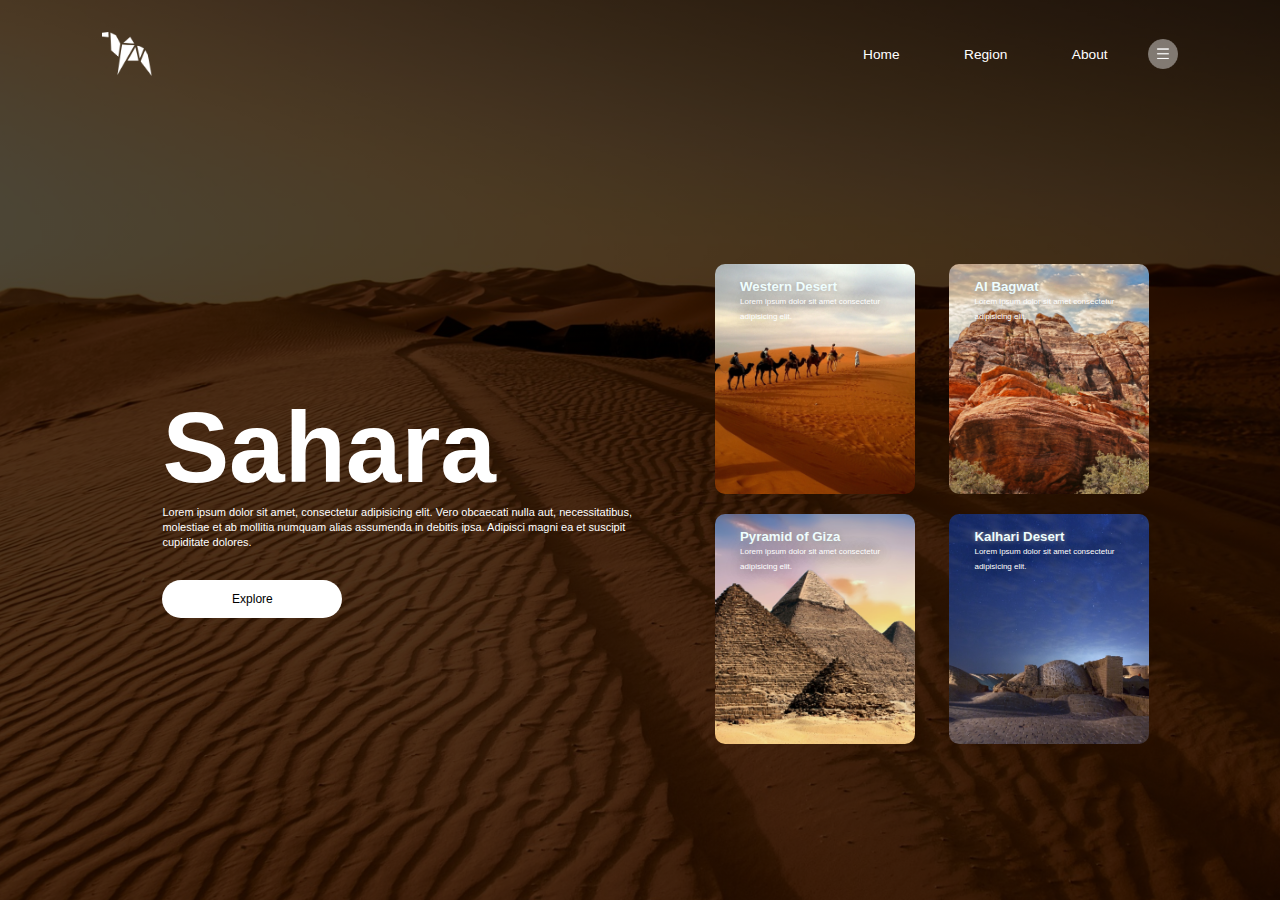
<file: Desert Webpage/Desert Webpage Img/index.html>
<!DOCTYPE html>
<html lang="en">
<head>
    <meta charset="UTF-8">
    <meta http-equiv="X-UA-Compatible" content="IE=edge">
    <meta name="viewport" content="width=device-width, initial-scale=1.0">
    <link rel="stylesheet" href="style.css">
    <title> Desert | Safari</title>
</head>
<body>

    <div class="container">
        <div class="navbar">
            <img src="logo.png" class="logo">
            <nav>
                <ul>
                    <li><a href="#">Home</a></li>
                    <li><a href="#">Region</a></li>
                    <li><a href="#">About</a></li>
                </ul>
            </nav>
            <img src="menu.png" class="menu-icon">
        </div>

        <div class="row">
            <div class="col">
                <h1>Sahara</h1>
                <p>
                    Lorem ipsum dolor sit amet, consectetur adipisicing elit. Vero obcaecati nulla aut, necessitatibus, molestiae et ab mollitia numquam alias assumenda in debitis ipsa. Adipisci magni ea et suscipit cupiditate dolores.
                </p>
                <button type="button">Explore</button>
            </div>
            <div class="col">
                <div class="card card1">
                    <h5>Western Desert</h5>
                    <p>Lorem ipsum dolor sit amet consectetur adipisicing elit. </p>
                </div>

                <div class="card card2">
                    <h5>AI Bagwat</h5>
                    <p>Lorem ipsum dolor sit amet consectetur adipisicing elit. </p>
                </div>

                <div class="card card3">
                    <h5>Pyramid of Giza</h5>
                    <p>Lorem ipsum dolor sit amet consectetur adipisicing elit. </p>
                </div>
                
                <div class="card card4">
                    <h5>Kalhari Desert</h5>
                    <p>Lorem ipsum dolor sit amet consectetur adipisicing elit.</p>
                </div>
            </div>
        </div>
    </div>
    
</body>
</html>
</file>
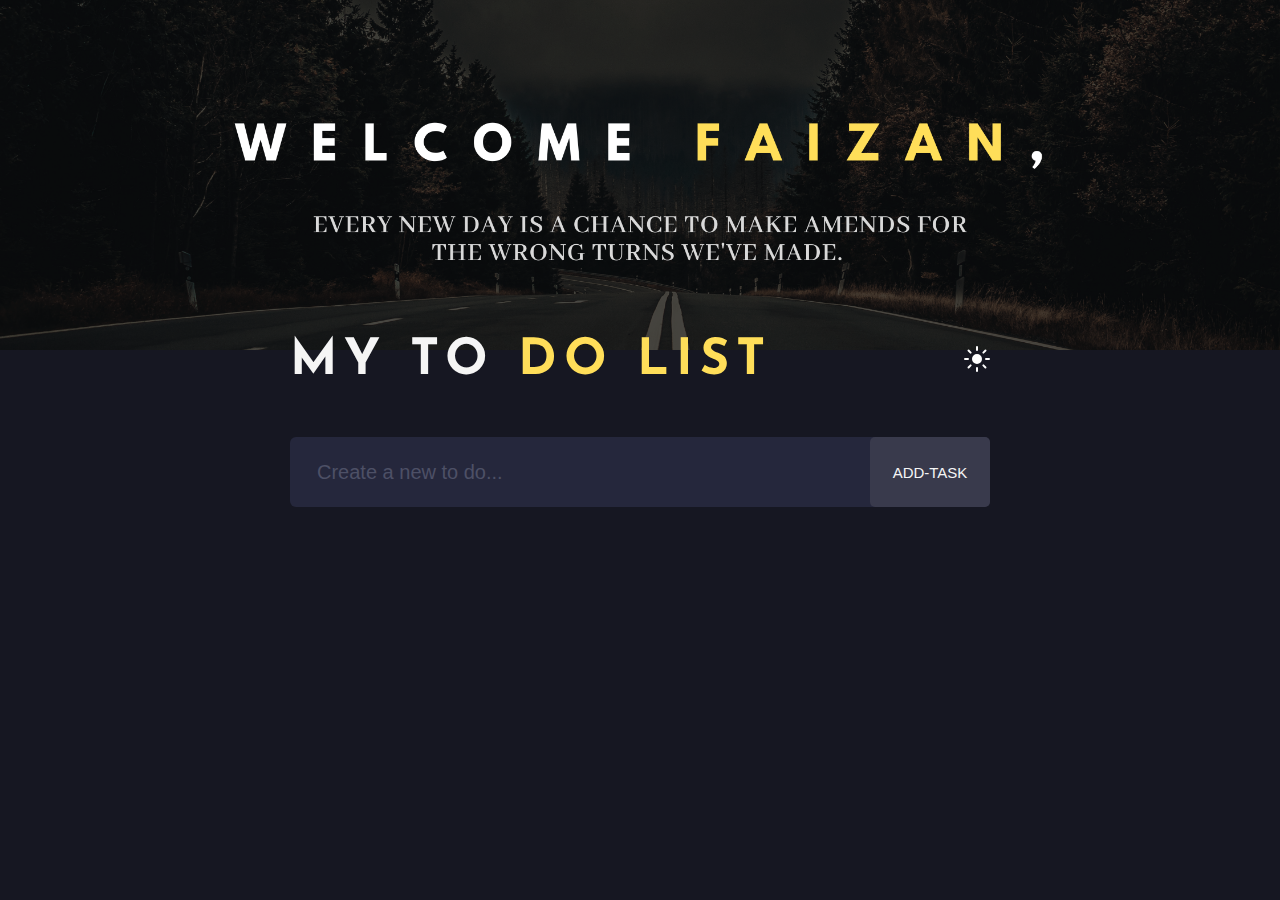
<file: todolist.html>
<!DOCTYPE html>
<html lang="en">
<head>
    <title>TO DO LIST APP</title>
    <meta charset="UTF-8">
    <meta http-equiv="X-UA-Compatible" content="IE=edge">
    <meta name="viewport" content="width=device-width, initial-scale=1.0">
   
    <link href="https://fonts.googleapis.com/css2?family=Josefin+Sans:wght@400;700&display=swap" rel="stylesheet"> 
    <link rel="stylesheet" href="/todolist.css">
    <link rel="icon" href="/it's Dexter's.png">

</head>
<body>
    <div class="background-image">
        <img src="/welcome faizan,.png">
    </div>

    <div class="container">
        <div class="header">
            <div class="title">
                MY TO <span>DO LIST</span>
            </div>
            <div class="theme">
                <img src="/icon-sun.svg">
            </div>
        </div>
    
        <div class="new-to-do" >
            <div class="new-todo-input">
                <form autocomplete="off">
                    <input id="name" type="text" placeholder="Create a new to do...">
                </form>
            </div>
            <input type="button" id="btnClick" onclick="addMore(event)" value="ADD-TASK">
        </div>
        <div class="error-section">
           <span id="error"></span>
        </div>
        
        <div class="items" id="list">
        
        </div>
        
    </div>
    
    <script src="/todolist.js"></script>
</body>
</html>
</file>
<file: Desert Webpage/Desert Webpage Img/style.css>
*{
    margin: 0;
    padding: 0;
    font-family: 'Roboto', sans-serif;
    
}
.container{
    width: 100%;
    height: 100vh;
    background-image: linear-gradient(rgba(0,0,0,0.7),rgba(0,0,0,0.7)),url("background.png");
    background-position: center;
    background-size: cover;
    padding-left: 8%;
    padding-right: 8%;
    box-sizing: border-box;
}
.navbar{
    height: 12%;
    display: flex;
    align-items: center;
}
.logo{
    width: 50px;
    cursor: pointer;
}
.menu-icon{
    width: 30px;
    cursor: pointer;
    margin-left: 40px;
}
nav{
    flex: 1;
    text-align: right;
}
nav ul li{
    list-style: none;
    display: inline-block;
    margin-left: 60px;
}

nav ul li a{
    color: #fff;
    font-size: 13.7px;
    text-decoration: none;
}

.row{
    display: flex;
    height: 88%;
    align-items: center;
}
.col{
    flex-basis: 50%;
    margin-left: 60px;
    margin-right: 0;
}
h1{
    color: white;
    font-size: 100px;
}
p{
    color: white;
    font-size: 11px;
    line-height: 15px;
}
button{
    width: 180px;
    color: #000;
    font-size: 12px;
    padding: 12px;
    background: white;
    border: 0;
    border-radius: 20px;
    outline: none;
    margin-top: 30px;
}
.card{
    width: 200px;
    height: 230px;
    display: inline-block;
    border-radius: 10px;
    padding: 15px 25px;
    box-sizing: border-box;
    cursor: pointer;
    margin: 10px 15px;
    background-image: url("pic-1.png");
    background-position: center;
    background-size: cover;
    transition: transform 0.4s;
}
.card1{
    background-image: url("pic-1.png");
}
.card2{
    background-image: url("pic-2.png");
}
.card3{
    background-image: url("pic-3.png");
}
.card4{
    background-image: url("pic-4.png");
}
.card:hover{
    transform: translateY(-10px);
}
h5{
    color: azure;
    text-shadow: 0 0 5px #999;
}
.card p{
    text-shadow: 0 0 15px #000;
    font-size: 8px;
}
</file>
<file: todolist.css>
*{
    margin: 0;
    padding: 0;
    box-sizing: border-box;
}

body{
    display: flex;
    justify-content: center;
    font-family: 'Josefin Sans', sans-serif;
    background-color: hsl(235, 21%, 11%);
    font-size: 18px;
}

.background-image{
    position: absolute;
    top: 0;
    right: 0;
    left: 0;
    bottom: 65%;
    height: 350px;
    z-index: -1;
}

.background-image img{
    width: 100%;
    height: 100%;
    object-fit: cover;
    object-position:left;
}

.container{
    width: 100%;
    max-width: 700px;
    margin: 0 30px;
    margin-top: 100px;
    
}

.header{
    display: flex;
    justify-content: space-between;
    align-items: center;
    padding-top: 236px;

}

.title{
    color: whitesmoke;
    font-size: 50px;
    font-weight: bold;
    letter-spacing: 7px;
}
.title span{
    color: #ffde59
}

.new-to-do{
    background-color: hsl(235,24%,19%);
    height: 70px;
    margin-top: 50px;
    padding-left: 20px;
    border-radius: 6px;
    display: flex;

}

.new-todo-input{
    flex-grow: 1;
    display: flex;
    align-items: center;
}
.new-todo-input input{
    width: 100%;
    padding: 10px 0px;
    background-color: transparent;
    border: none;
    outline: none;
    color: hsl(234,39%,85%);
    font-size: 20px;
}
.new-todo-input input::placeholder{
    color: hsl(233,14%,35%);
    padding-left: 7px;
}
.new-todo-input form{
    flex-grow: 0.5;
}

.todo-item{
    width: 100%;
    display: flex;
    height: 70px;
    background-color: hsl(235,24%,19%);
    border-bottom: 1px solid hsl(237, 14%, 26%);
    color: hsl(234,39%,85%);
    transition: all 0.25s ease;
    display: flex;
    z-index:-1;
    cursor: pointer;

}

.todo-item:hover{
    transform:translateY(-2px);
    box-shadow: 0px 0px 7px 0px hsl(235,21%,11%);
    border-color: hsl(235,24%,19%);
    z-index:10;
}

.todo-text{
    display: flex;
    align-items: center;
    color: hsl(234,39%,85%);
    font-size: 18px;

}

.todo-item-wrapper{
    margin-top: 30px;
    background-color:hsl(235, 24%, 19%);
    border-radius: 6px;
    overflow: hidden;
    box-shadow: 0px 2px 30px 0px rgba(0, 0, 0, 0.4);
}

.todo-items-info{
    height: 70px;
    width: 100%;
    color: hsl(233,14%,35%);
    display: flex;
    justify-content: space-between;
    padding: 0 30px;
    align-items: center;
}

.items-statuses{
    display: flex;
    justify-content: center;
}

.items-statuses span{
    padding: 0 5px;
    cursor: pointer;
}

.items-statuses span:hover,.items-statuses span.active, .items-clear:hover{
    color: hsl(220,98%,61%);
}

.items-clear{
    cursor: pointer;
    text-align: end;
}

html::-webkit-scrollbar{
    width: .8rem;
}

html::-webkit-scrollbar-track{
    background: transparent;
}

html::-webkit-scrollbar-thumb{
    background: #fff;
    border-radius: 5rem;
}

#btnClick{
    width: 120px;
    color: whitesmoke;
    background-color:hsl(237, 14%, 26%);
    border-radius: 5px;
    border: none;
    font-size: 15px;
    position: relative;
}
#btnClick:hover{
    background-color:hsl(234,39%,85%);
    color: black;
    transition: 0.25s ease-in;
}

.error-section{
    color: brown;
    padding-top: 20px;
    padding-left: 10px;
    padding-bottom: 25px;
    z-index: -1;
}

#error{
    color: brown;
}
#list{
    color: wheat;
    float: left;
    word-spacing: 2px;
    display: flex;
    flex-direction: column;
    gap: 30px;
    
}

.theme img{
    cursor: pointer;
}

.paragraph-styling{
    margin: 0;
    cursor: pointer;
    font-size: 20px;
}

.items{
    height: 50%;
    width: 100%;
    padding-bottom: 50px;
    user-select: none;
}
</file>
